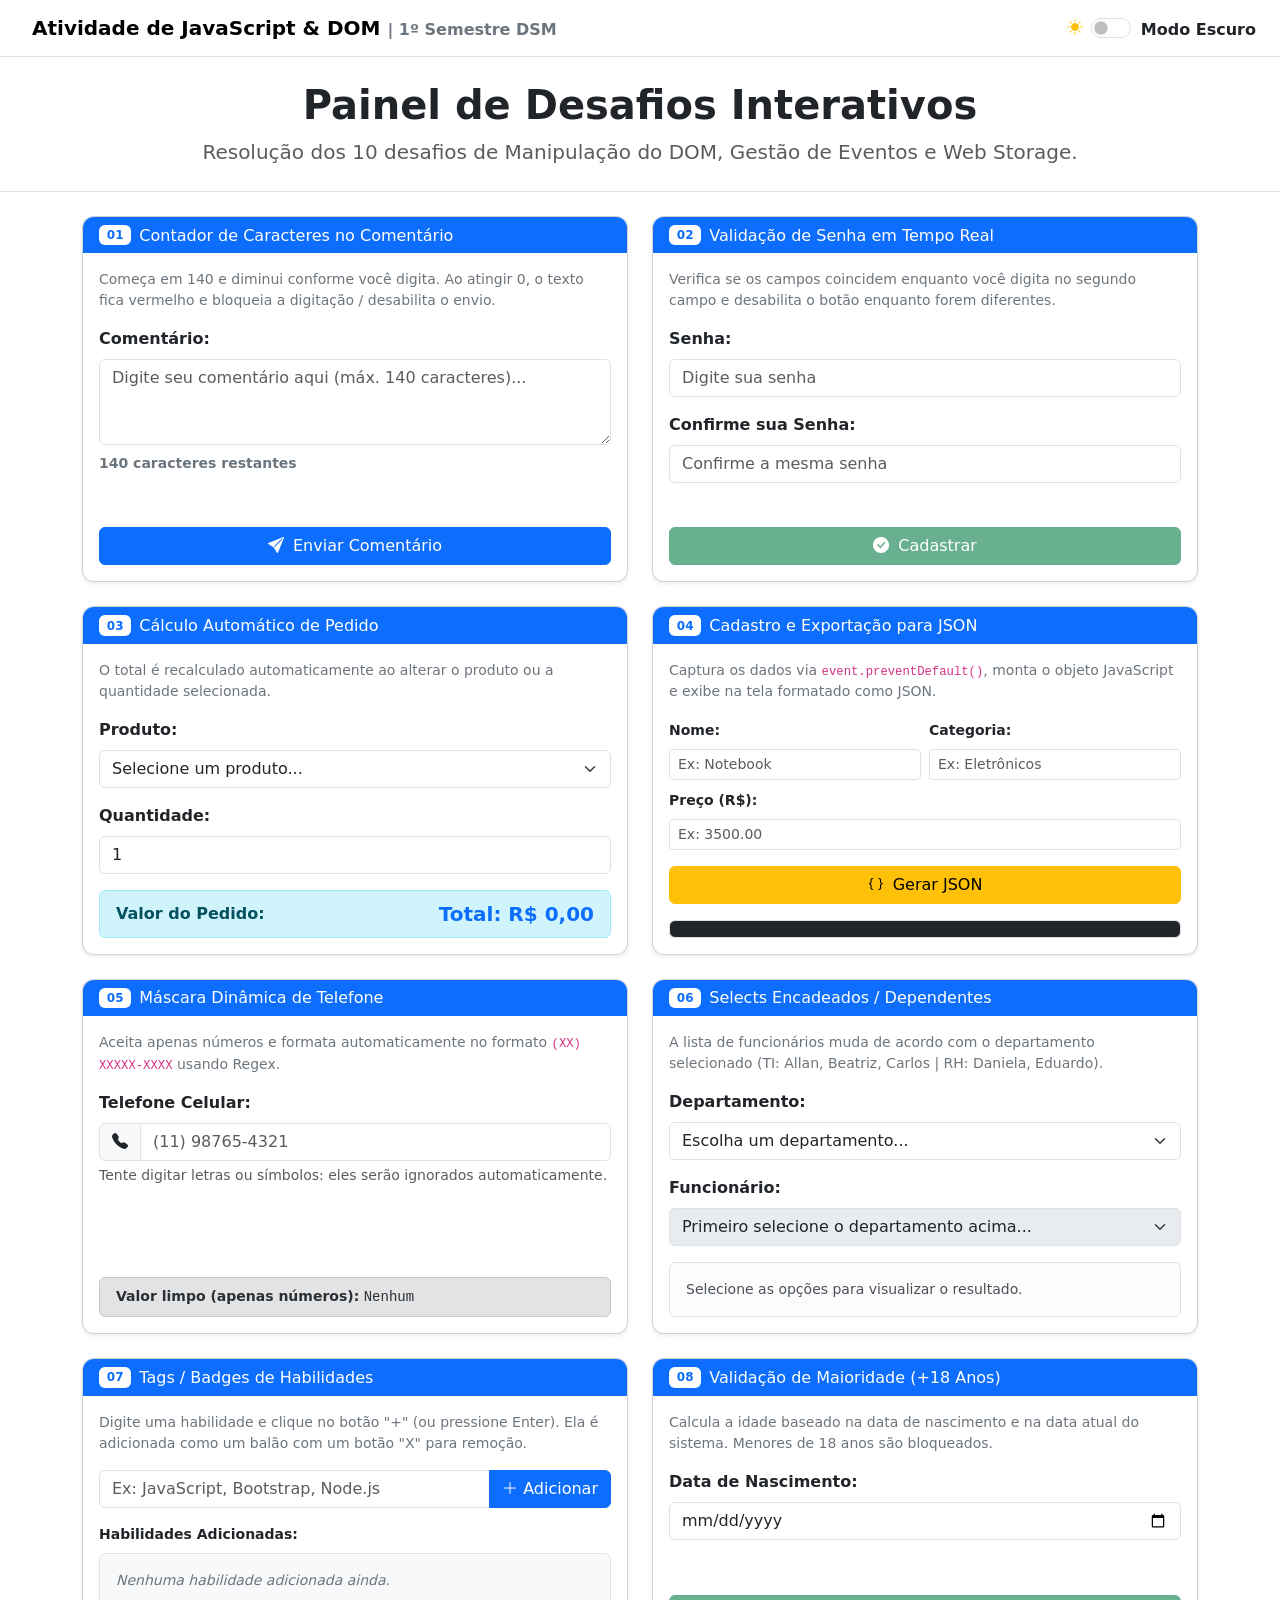
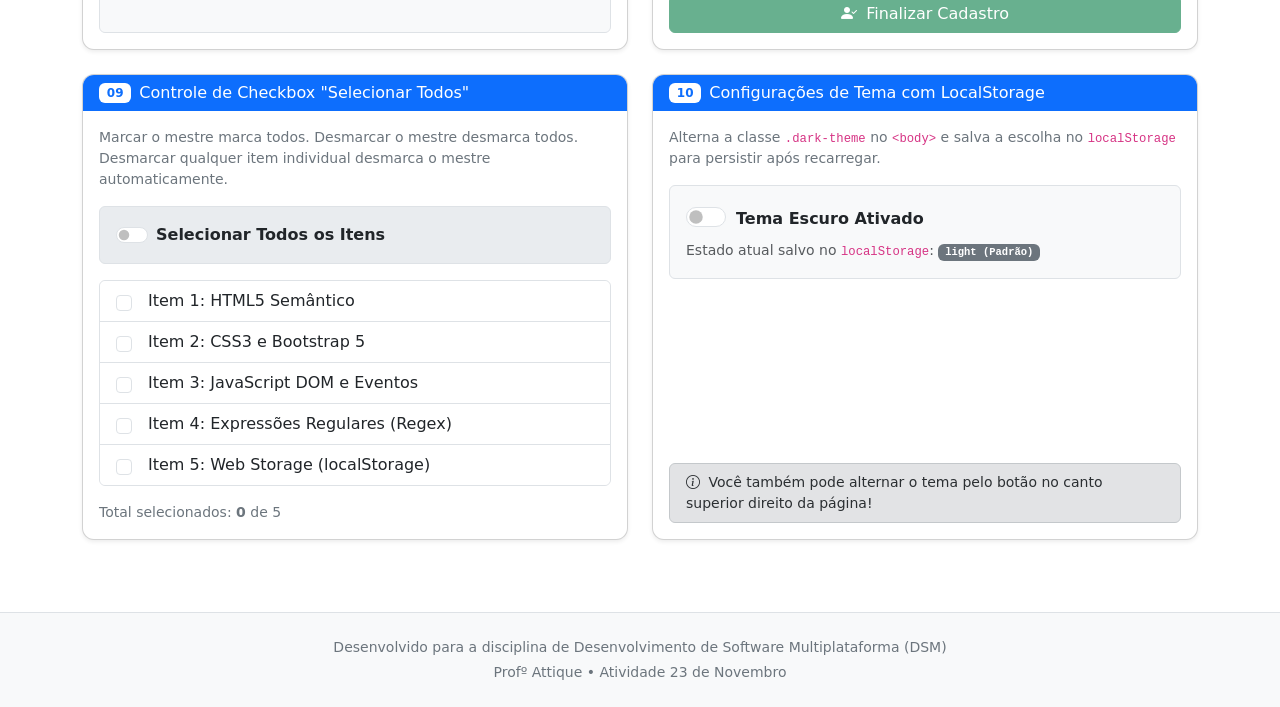
<file: atividade-23-novembro/index.html>
<!--
Descricao: Aula 15 - Javascript & DOM - Desafios Interativos
nome_arquivo: index.html
nome_exercicio: Aula 15 - Desafios de JavaScript & DOM
nome_aluno: Bianca Heloisa Menezio Arruda
email_aluno: bianca.arruda01@aluno.cps.sp.gov.br
turma: WEBI-ISW028-A
-->
<!DOCTYPE html>
<html lang="pt-BR">
<head>
  <meta charset="UTF-8">
  <meta name="viewport" content="width=device-width, initial-scale=1.0">
  <title>Desafios de JavaScript & DOM - Profº Attique</title>
  
  
  <link href="https://cdn.jsdelivr.net/npm/bootstrap@5.3.3/dist/css/bootstrap.min.css" rel="stylesheet">
  
  <link rel="stylesheet" href="https://cdn.jsdelivr.net/npm/bootstrap-icons@1.11.3/font/bootstrap-icons.min.css">
  
  <link rel="stylesheet" href="static/css/style.css">
</head>
<body>

  
  <nav class="navbar navbar-expand-lg border-bottom sticky-top header-nav">
    <div class="container-fluid px-4">
      <span class="navbar-brand fw-bold d-flex align-items-center gap-2">
        <i class="bi bi-fileTYPE-js text-warning fs-3"></i>
        <span>Atividade de JavaScript & DOM <small class="text-secondary fs-6">| 1º Semestre DSM</small></span>
      </span>

      
      <div class="d-flex align-items-center gap-2">
        <i class="bi bi-sun-fill text-warning" id="icone-tema"></i>
        <div class="form-check form-switch mb-0 fs-5">
          <input class="form-check-input" type="checkbox" id="toggle-tema" role="switch">
          <label class="form-check-label fs-6 fw-semibold" for="toggle-tema">Modo Escuro</label>
        </div>
      </div>
    </div>
  </nav>

  
  <header class="py-4 text-center border-bottom mb-4 header-banner">
    <div class="container">
      <h1 class="display-6 fw-bold">Painel de Desafios Interativos</h1>
      <p class="lead text-body-secondary mb-0">
        Resolução dos 10 desafios de Manipulação do DOM, Gestão de Eventos e Web Storage.
      </p>
    </div>
  </header>

  <main class="container pb-5">
    <div class="row g-4">

      
      
      
      <div class="col-12 col-lg-6">
        <div class="card h-100 shadow-sm challenge-card" id="card-desafio-1">
          <div class="card-header bg-primary text-white d-flex align-items-center gap-2">
            <span class="badge bg-white text-primary fw-bold">01</span>
            <h5 class="card-title mb-0 fs-6">Contador de Caracteres no Comentário</h5>
          </div>
          <div class="card-body d-flex flex-column">
            <p class="text-secondary small">
              Começa em 140 e diminui conforme você digita. Ao atingir 0, o texto fica vermelho e bloqueia a digitação / desabilita o envio.
            </p>
            <div class="mb-3">
              <label for="comentario" class="form-label fw-semibold">Comentário:</label>
              <textarea class="form-control" id="comentario" rows="3" placeholder="Digite seu comentário aqui (máx. 140 caracteres)..."></textarea>
              <div class="d-flex justify-content-between align-items-center mt-2">
                <span id="contador-chars" class="small fw-semibold text-secondary">140 caracteres restantes</span>
              </div>
            </div>
            <div class="mt-auto">
              <button class="btn btn-primary w-100" id="btn-enviar-comentario">
                <i class="bi bi-send-fill me-1"></i> Enviar Comentário
              </button>
            </div>
          </div>
        </div>
      </div>

      
      
      
      <div class="col-12 col-lg-6">
        <div class="card h-100 shadow-sm challenge-card" id="card-desafio-2">
          <div class="card-header bg-primary text-white d-flex align-items-center gap-2">
            <span class="badge bg-white text-primary fw-bold">02</span>
            <h5 class="card-title mb-0 fs-6">Validação de Senha em Tempo Real</h5>
          </div>
          <div class="card-body d-flex flex-column">
            <p class="text-secondary small">
              Verifica se os campos coincidem enquanto você digita no segundo campo e desabilita o botão enquanto forem diferentes.
            </p>
            <div class="mb-3">
              <label for="senha" class="form-label fw-semibold">Senha:</label>
              <input type="password" class="form-control" id="senha" placeholder="Digite sua senha">
            </div>
            <div class="mb-3">
              <label for="confirma-senha" class="form-label fw-semibold">Confirme sua Senha:</label>
              <input type="password" class="form-control" id="confirma-senha" placeholder="Confirme a mesma senha">
              <div id="msg-senha" class="form-text fw-bold mt-2" style="min-height: 20px;"></div>
            </div>
            <div class="mt-auto">
              <button class="btn btn-success w-100" id="btn-cadastrar-senha" disabled>
                <i class="bi bi-check-circle-fill me-1"></i> Cadastrar
              </button>
            </div>
          </div>
        </div>
      </div>

      
      
      
      <div class="col-12 col-lg-6">
        <div class="card h-100 shadow-sm challenge-card" id="card-desafio-3">
          <div class="card-header bg-primary text-white d-flex align-items-center gap-2">
            <span class="badge bg-white text-primary fw-bold">03</span>
            <h5 class="card-title mb-0 fs-6">Cálculo Automático de Pedido</h5>
          </div>
          <div class="card-body d-flex flex-column">
            <p class="text-secondary small">
              O total é recalculado automaticamente ao alterar o produto ou a quantidade selecionada.
            </p>
            <div class="mb-3">
              <label for="select-produto" class="form-label fw-semibold">Produto:</label>
              <select class="form-select" id="select-produto">
                <option value="0" selected disabled>Selecione um produto...</option>
                <option value="100">Teclado - R$ 100,00</option>
                <option value="50">Mouse - R$ 50,00</option>
                <option value="800">Monitor - R$ 800,00</option>
              </select>
            </div>
            <div class="mb-3">
              <label for="qtd-produto" class="form-label fw-semibold">Quantidade:</label>
              <input type="number" class="form-control" id="qtd-produto" min="1" value="1">
            </div>
            <div class="alert alert-info py-2 px-3 mt-auto mb-0 d-flex justify-content-between align-items-center">
              <span class="fw-semibold">Valor do Pedido:</span>
              <p class="fs-5 fw-bold text-primary mb-0" id="total-pedido">Total: R$ 0,00</p>
            </div>
          </div>
        </div>
      </div>

      
      
      
      <div class="col-12 col-lg-6">
        <div class="card h-100 shadow-sm challenge-card" id="card-desafio-4">
          <div class="card-header bg-primary text-white d-flex align-items-center gap-2">
            <span class="badge bg-white text-primary fw-bold">04</span>
            <h5 class="card-title mb-0 fs-6">Cadastro e Exportação para JSON</h5>
          </div>
          <div class="card-body d-flex flex-column">
            <p class="text-secondary small">
              Captura os dados via <code>event.preventDefault()</code>, monta o objeto JavaScript e exibe na tela formatado como JSON.
            </p>
            <form id="form-produto">
              <div class="row g-2 mb-2">
                <div class="col-md-6">
                  <label for="prod-nome" class="form-label small fw-semibold">Nome:</label>
                  <input type="text" class="form-control form-control-sm" id="prod-nome" placeholder="Ex: Notebook" required>
                </div>
                <div class="col-md-6">
                  <label for="prod-categoria" class="form-label small fw-semibold">Categoria:</label>
                  <input type="text" class="form-control form-control-sm" id="prod-categoria" placeholder="Ex: Eletrônicos" required>
                </div>
              </div>
              <div class="mb-3">
                <label for="prod-preco" class="form-label small fw-semibold">Preço (R$):</label>
                <input type="number" step="0.01" class="form-control form-control-sm" id="prod-preco" placeholder="Ex: 3500.00" required>
              </div>
              <button type="submit" class="btn btn-warning w-100 mb-2">
                <i class="bi bi-braces me-1"></i> Gerar JSON
              </button>
            </form>
            <div class="bg-dark text-light p-2 rounded small mt-auto font-monospace border" style="max-height: 120px; overflow-y: auto;" id="output-json">
              
            </div>
          </div>
        </div>
      </div>

      
      
      
      <div class="col-12 col-lg-6">
        <div class="card h-100 shadow-sm challenge-card" id="card-desafio-5">
          <div class="card-header bg-primary text-white d-flex align-items-center gap-2">
            <span class="badge bg-white text-primary fw-bold">05</span>
            <h5 class="card-title mb-0 fs-6">Máscara Dinâmica de Telefone</h5>
          </div>
          <div class="card-body d-flex flex-column">
            <p class="text-secondary small">
              Aceita apenas números e formata automaticamente no formato <code>(XX) XXXXX-XXXX</code> usando Regex.
            </p>
            <div class="mb-3">
              <label for="telefone" class="form-label fw-semibold">Telefone Celular:</label>
              <div class="input-group">
                <span class="input-group-text"><i class="bi bi-telephone-fill"></i></span>
                <input type="text" class="form-control" id="telefone" placeholder="(11) 98765-4321" maxlength="15">
              </div>
              <div class="form-text small">Tente digitar letras ou símbolos: eles serão ignorados automaticamente.</div>
            </div>
            <div class="alert alert-secondary py-2 small mt-auto mb-0">
              <strong>Valor limpo (apenas números):</strong> <span id="telefone-limpo" class="font-monospace">Nenhum</span>
            </div>
          </div>
        </div>
      </div>

      
      
      
      <div class="col-12 col-lg-6">
        <div class="card h-100 shadow-sm challenge-card" id="card-desafio-6">
          <div class="card-header bg-primary text-white d-flex align-items-center gap-2">
            <span class="badge bg-white text-primary fw-bold">06</span>
            <h5 class="card-title mb-0 fs-6">Selects Encadeados / Dependentes</h5>
          </div>
          <div class="card-body d-flex flex-column">
            <p class="text-secondary small">
              A lista de funcionários muda de acordo com o departamento selecionado (TI: Allan, Beatriz, Carlos | RH: Daniela, Eduardo).
            </p>
            <div class="mb-3">
              <label for="select-departamento" class="form-label fw-semibold">Departamento:</label>
              <select class="form-select" id="select-departamento">
                <option value="" selected disabled>Escolha um departamento...</option>
                <option value="TI">TI (Tecnologia da Informação)</option>
                <option value="RH">RH (Recursos Humanos)</option>
              </select>
            </div>
            <div class="mb-3">
              <label for="select-funcionario" class="form-label fw-semibold">Funcionário:</label>
              <select class="form-select" id="select-funcionario" disabled>
                <option value="">Primeiro selecione o departamento acima...</option>
              </select>
            </div>
            <div class="alert alert-light border small mt-auto mb-0" id="info-funcionario">
              Selecione as opções para visualizar o resultado.
            </div>
          </div>
        </div>
      </div>

      
      
      
      <div class="col-12 col-lg-6">
        <div class="card h-100 shadow-sm challenge-card" id="card-desafio-7">
          <div class="card-header bg-primary text-white d-flex align-items-center gap-2">
            <span class="badge bg-white text-primary fw-bold">07</span>
            <h5 class="card-title mb-0 fs-6">Tags / Badges de Habilidades</h5>
          </div>
          <div class="card-body d-flex flex-column">
            <p class="text-secondary small">
              Digite uma habilidade e clique no botão "+" (ou pressione Enter). Ela é adicionada como um balão com um botão "X" para remoção.
            </p>
            <div class="input-group mb-3">
              <input type="text" class="form-control" id="input-habilidade" placeholder="Ex: JavaScript, Bootstrap, Node.js">
              <button class="btn btn-primary" type="button" id="btn-add-habilidade">
                <i class="bi bi-plus-lg"></i> Adicionar
              </button>
            </div>
            <label class="form-label small fw-semibold">Habilidades Adicionadas:</label>
            <div id="container-tags" class="d-flex flex-wrap gap-2 p-3 border rounded bg-body-tertiary" style="min-height: 80px;">
              <span class="text-secondary small fst-italic" id="placeholder-tags">Nenhuma habilidade adicionada ainda.</span>
            </div>
          </div>
        </div>
      </div>

      
      
      
      <div class="col-12 col-lg-6">
        <div class="card h-100 shadow-sm challenge-card" id="card-desafio-8">
          <div class="card-header bg-primary text-white d-flex align-items-center gap-2">
            <span class="badge bg-white text-primary fw-bold">08</span>
            <h5 class="card-title mb-0 fs-6">Validação de Maioridade (+18 Anos)</h5>
          </div>
          <div class="card-body d-flex flex-column">
            <p class="text-secondary small">
              Calcula a idade baseado na data de nascimento e na data atual do sistema. Menores de 18 anos são bloqueados.
            </p>
            <div class="mb-3">
              <label for="data-nascimento" class="form-label fw-semibold">Data de Nascimento:</label>
              <input type="date" class="form-control" id="data-nascimento">
              <div id="aviso-idade" class="mt-2 fw-semibold small" style="min-height: 20px;"></div>
            </div>
            <div class="mt-auto">
              <button class="btn btn-success w-100" id="btn-finalizar-cadastro" disabled>
                <i class="bi bi-person-check-fill me-1"></i> Finalizar Cadastro
              </button>
            </div>
          </div>
        </div>
      </div>

      
      
      
      <div class="col-12 col-lg-6">
        <div class="card h-100 shadow-sm challenge-card" id="card-desafio-9">
          <div class="card-header bg-primary text-white d-flex align-items-center gap-2">
            <span class="badge bg-white text-primary fw-bold">09</span>
            <h5 class="card-title mb-0 fs-6">Controle de Checkbox "Selecionar Todos"</h5>
          </div>
          <div class="card-body d-flex flex-column">
            <p class="text-secondary small">
              Marcar o mestre marca todos. Desmarcar o mestre desmarca todos. Desmarcar qualquer item individual desmarca o mestre automaticamente.
            </p>
            
            <div class="form-check form-switch p-3 border rounded bg-body-secondary mb-3">
              <input class="form-check-input ms-0 me-2" type="checkbox" id="chk-selecionar-todos">
              <label class="form-check-label fw-bold" for="chk-selecionar-todos">Selecionar Todos os Itens</label>
            </div>

            <ul class="list-group list-group-flush border rounded mb-3">
              <li class="list-group-item d-flex align-items-center">
                <input class="form-check-input me-3 chk-item" type="checkbox" id="item1">
                <label class="form-check-label" for="item1">Item 1: HTML5 Semântico</label>
              </li>
              <li class="list-group-item d-flex align-items-center">
                <input class="form-check-input me-3 chk-item" type="checkbox" id="item2">
                <label class="form-check-label" for="item2">Item 2: CSS3 e Bootstrap 5</label>
              </li>
              <li class="list-group-item d-flex align-items-center">
                <input class="form-check-input me-3 chk-item" type="checkbox" id="item3">
                <label class="form-check-label" for="item3">Item 3: JavaScript DOM e Eventos</label>
              </li>
              <li class="list-group-item d-flex align-items-center">
                <input class="form-check-input me-3 chk-item" type="checkbox" id="item4">
                <label class="form-check-label" for="item4">Item 4: Expressões Regulares (Regex)</label>
              </li>
              <li class="list-group-item d-flex align-items-center">
                <input class="form-check-input me-3 chk-item" type="checkbox" id="item5">
                <label class="form-check-label" for="item5">Item 5: Web Storage (localStorage)</label>
              </li>
            </ul>
            <div class="small text-secondary mt-auto">
              Total selecionados: <span id="contador-selecionados" class="fw-bold">0</span> de 5
            </div>
          </div>
        </div>
      </div>

      
      
      
      <div class="col-12 col-lg-6">
        <div class="card h-100 shadow-sm challenge-card" id="card-desafio-10">
          <div class="card-header bg-primary text-white d-flex align-items-center gap-2">
            <span class="badge bg-white text-primary fw-bold">10</span>
            <h5 class="card-title mb-0 fs-6">Configurações de Tema com LocalStorage</h5>
          </div>
          <div class="card-body d-flex flex-column">
            <p class="text-secondary small">
              Alterna a classe <code>.dark-theme</code> no <code>&lt;body&gt;</code> e salva a escolha no <code>localStorage</code> para persistir após recarregar.
            </p>
            
            <div class="p-3 border rounded mb-3 bg-body-tertiary">
              <div class="form-check form-switch fs-5 mb-2">
                <input class="form-check-input" type="checkbox" id="toggle-tema-card" role="switch">
                <label class="form-check-label fs-6 fw-semibold" for="toggle-tema-card">Tema Escuro Ativado</label>
              </div>
              <div class="small text-body-secondary">
                Estado atual salvo no <code>localStorage</code>: <span id="status-storage" class="badge bg-secondary font-monospace">light</span>
              </div>
            </div>

            <div class="alert alert-secondary py-2 small mt-auto mb-0">
              <i class="bi bi-info-circle me-1"></i> Você também pode alternar o tema pelo botão no canto superior direito da página!
            </div>
          </div>
        </div>
      </div>

    </div>
  </main>

  <footer class="text-center py-4 border-top mt-4 bg-body-tertiary">
    <div class="container text-secondary small">
      <p class="mb-1">Desenvolvido para a disciplina de Desenvolvimento de Software Multiplataforma (DSM)</p>
      <p class="mb-0">Profº Attique &bull; Atividade 23 de Novembro</p>
    </div>
  </footer>

  
  <script src="https://cdn.jsdelivr.net/npm/bootstrap@5.3.3/dist/js/bootstrap.bundle.min.js"></script>
  
  <script src="static/js/script.js"></script>
</body>
</html>
</file>
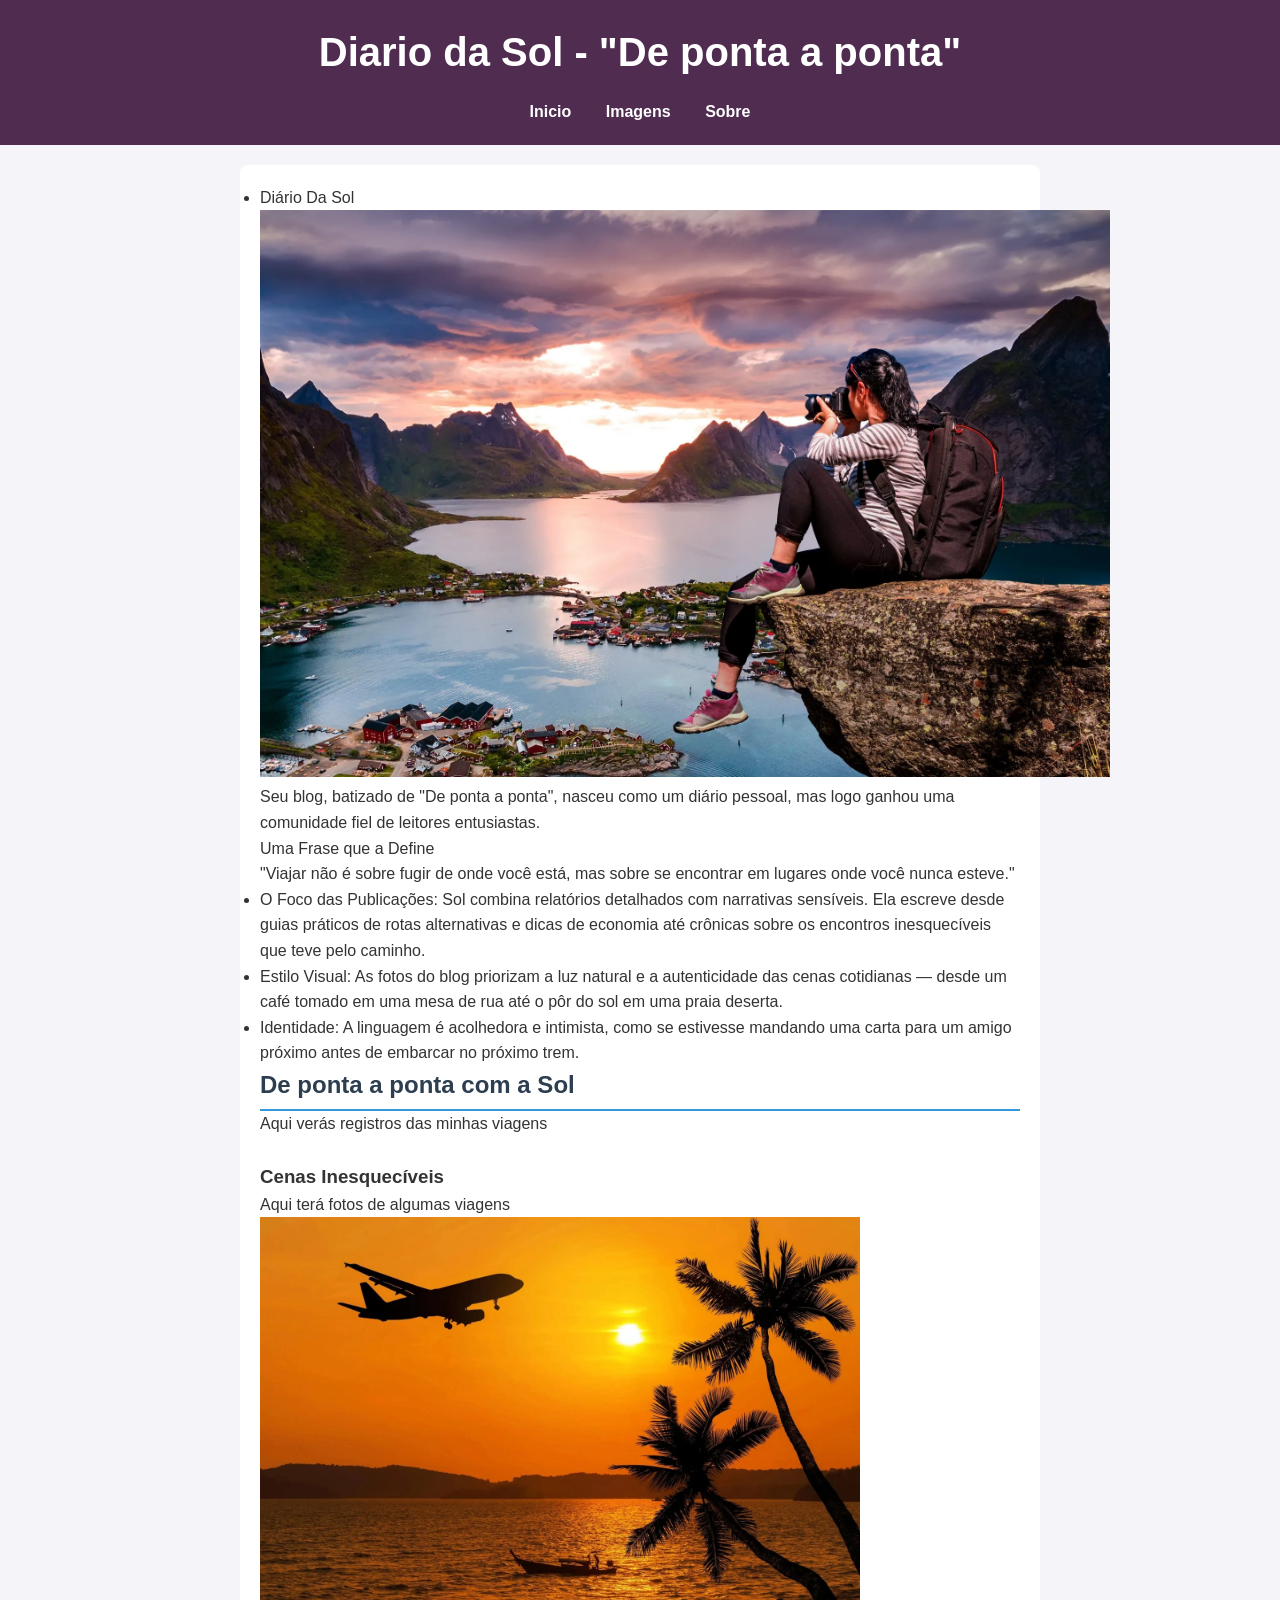
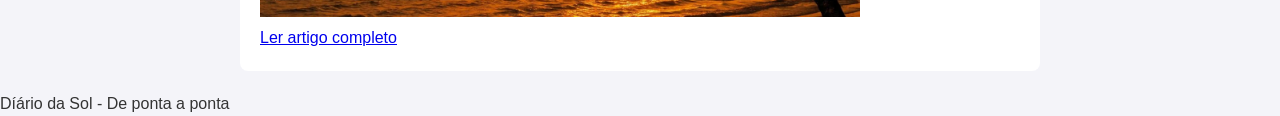
<file: Blog da Sol/index.html>
<!--
Descricao: Exercícios da Aula 02 - Introdução básica ao HTML e CSS
nome_arquivo: index.html
nome_exercicio: Atividade 02 - Introdução básica ao HTML e CSS
nome_aluno: Bianca Heloisa Menezio Arruda
email_aluno: bianca.arruda01@aluno.cps.sp.gov.br
turma: WEBI-ISW028-A
-->
<!DOCTYPE html>
<html lang="en">
<head>
    <meta charset="UTF-8">
    <meta name="viewport" content="width=device-width, initial-scale=1.0">
    <title>Blog da Sol</title>
    <link rel="stylesheet" href="static/css/style.css">
</head> 

<body>
    <header>
        <h1> Diario da Sol - "De ponta a ponta"</h1>
        <nav>
            <ul>
                <li><a href="index.html">Inicio</a></li>
                <li><a href="imagens.html">Imagens</a></li>
                <li><a href="sobre.html">Sobre</a></li>
            </ul>
        </nav>
    </header>
    <main>
        <ul>
            <li><p>Diário Da Sol</p>
            <img src="static/imagens/solimagem2.webp" width="850">
        
        <p>Seu blog, batizado de "De ponta a ponta", nasceu como um diário pessoal, mas logo ganhou uma comunidade fiel de leitores entusiastas. 
        <p>Uma Frase que a Define</p>
        <p>"Viajar não é sobre fugir de onde você está, mas sobre se encontrar em lugares onde você nunca esteve."</p></li>
        <li>O Foco das Publicações: Sol combina relatórios detalhados com narrativas sensíveis. Ela escreve desde guias práticos de rotas alternativas e dicas de economia até crônicas sobre os encontros inesquecíveis que teve pelo caminho.</li>
        <li>Estilo Visual: As fotos do blog priorizam a luz natural e a autenticidade das cenas cotidianas — desde um café tomado em uma mesa de rua até o pôr do sol em uma praia deserta.</li>
        <li>Identidade: A linguagem é acolhedora e intimista, como se estivesse mandando uma carta para um amigo próximo antes de embarcar no próximo trem.</li>
        </ul>
        <section>
            <h2> De ponta a ponta com a Sol</h2>
            <p> Aqui verás registros das minhas viagens</p>
            <p></p>

        </section>
        <h3> Cenas Inesquecíveis</h3>
        <p> Aqui terá fotos de algumas viagens</p>
        <img src="static/imagens/solimagem3.webp" width="600" alt="Vista">
        <p><a href="#">Ler artigo completo</a></p>
        </section>
    </main>
    <footer>
        <p>Díário da Sol - De ponta a ponta</p>
    </footer>

</body>
</html>
</file>
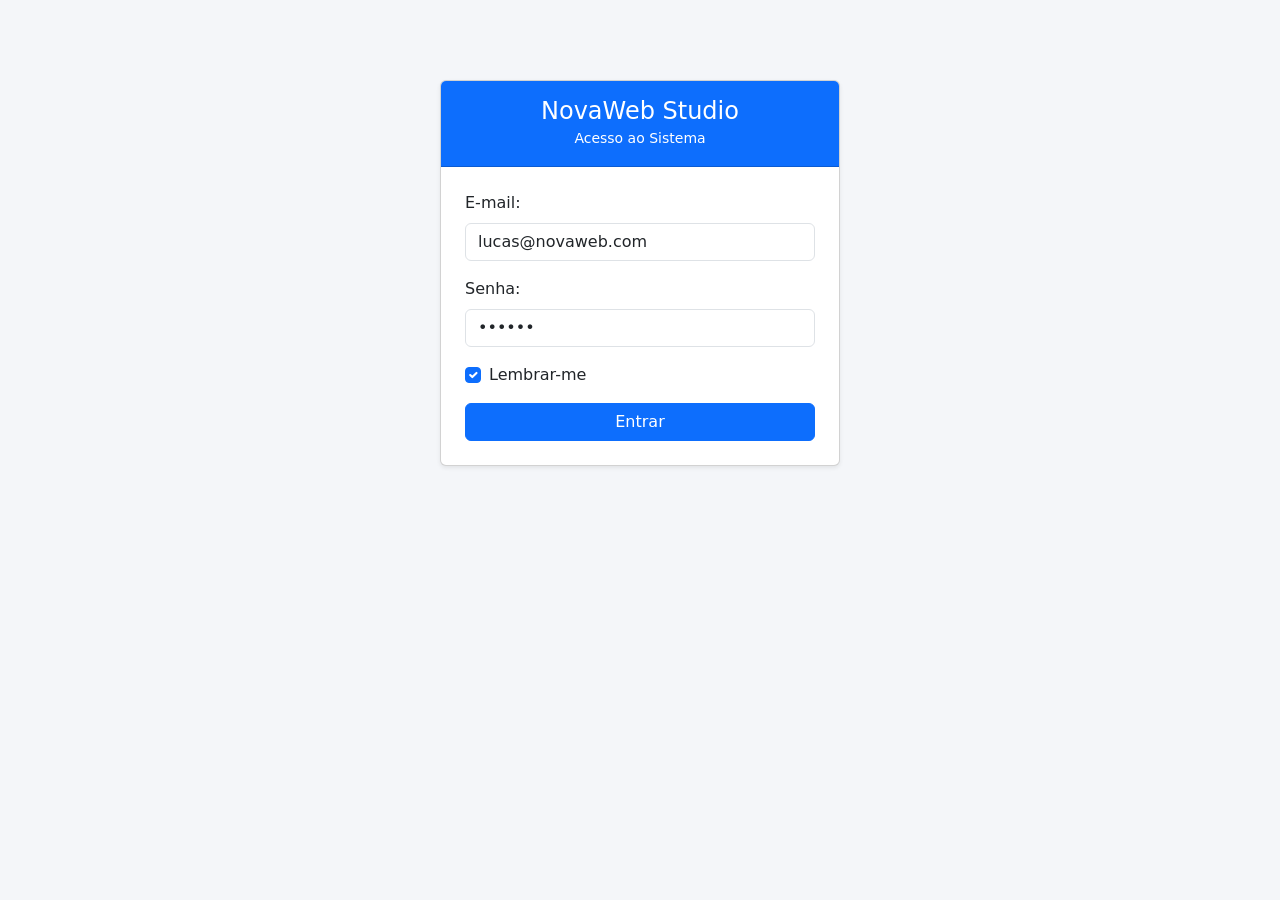
<file: situacao-de-aprendizagem-02/index.html>
<!--
Descricao: Situação de Aprendizagem 02
nome_arquivo: index.html
nome_exercicio: Situação de Aprendizagem 02 - Login
nome_aluno: Bianca Heloisa Menezio Arruda
email_aluno: bianca.arruda01@aluno.cps.sp.gov.br
turma: WEBI-ISW028-A
-->
<!DOCTYPE html>
<html lang="pt-BR">
<head>
  <meta charset="UTF-8">
  <meta name="viewport" content="width=device-width, initial-scale=1.0">
  <title>Login - NovaWeb Studio</title>
  <link href="https://cdn.jsdelivr.net/npm/bootstrap@5.3.3/dist/css/bootstrap.min.css" rel="stylesheet">
  <link rel="stylesheet" href="static/css/style.css">
</head>
<body>

  <div class="container">
    <div class="login-box">
      <div class="card shadow-sm">
        <div class="card-header bg-primary text-white text-center py-3">
          <h4 class="mb-0">NovaWeb Studio</h4>
          <small>Acesso ao Sistema</small>
        </div>
        <div class="card-body p-4">
          <div id="avisoLogin" class="alert alert-danger py-2 d-none"></div>

          <form id="formLogin">
            <div class="mb-3">
              <label for="email" class="form-label">E-mail:</label>
              <input type="email" class="form-control" id="email" placeholder="nome@exemplo.com" value="lucas@novaweb.com" required>
            </div>

            <div class="mb-3">
              <label for="senha" class="form-label">Senha:</label>
              <input type="password" class="form-control" id="senha" placeholder="Digite sua senha" value="123456" required>
            </div>

            <div class="form-check mb-3">
              <input class="form-check-input" type="checkbox" id="lembrar" checked>
              <label class="form-check-label" for="lembrar">Lembrar-me</label>
            </div>

            <button type="submit" class="btn btn-primary w-100">Entrar</button>
          </form>
        </div>
      </div>
    </div>
  </div>

  <script src="https://cdn.jsdelivr.net/npm/bootstrap@5.3.3/dist/js/bootstrap.bundle.min.js"></script>
  <script src="static/javascript/script.js"></script>
</body>
</html>
</file>
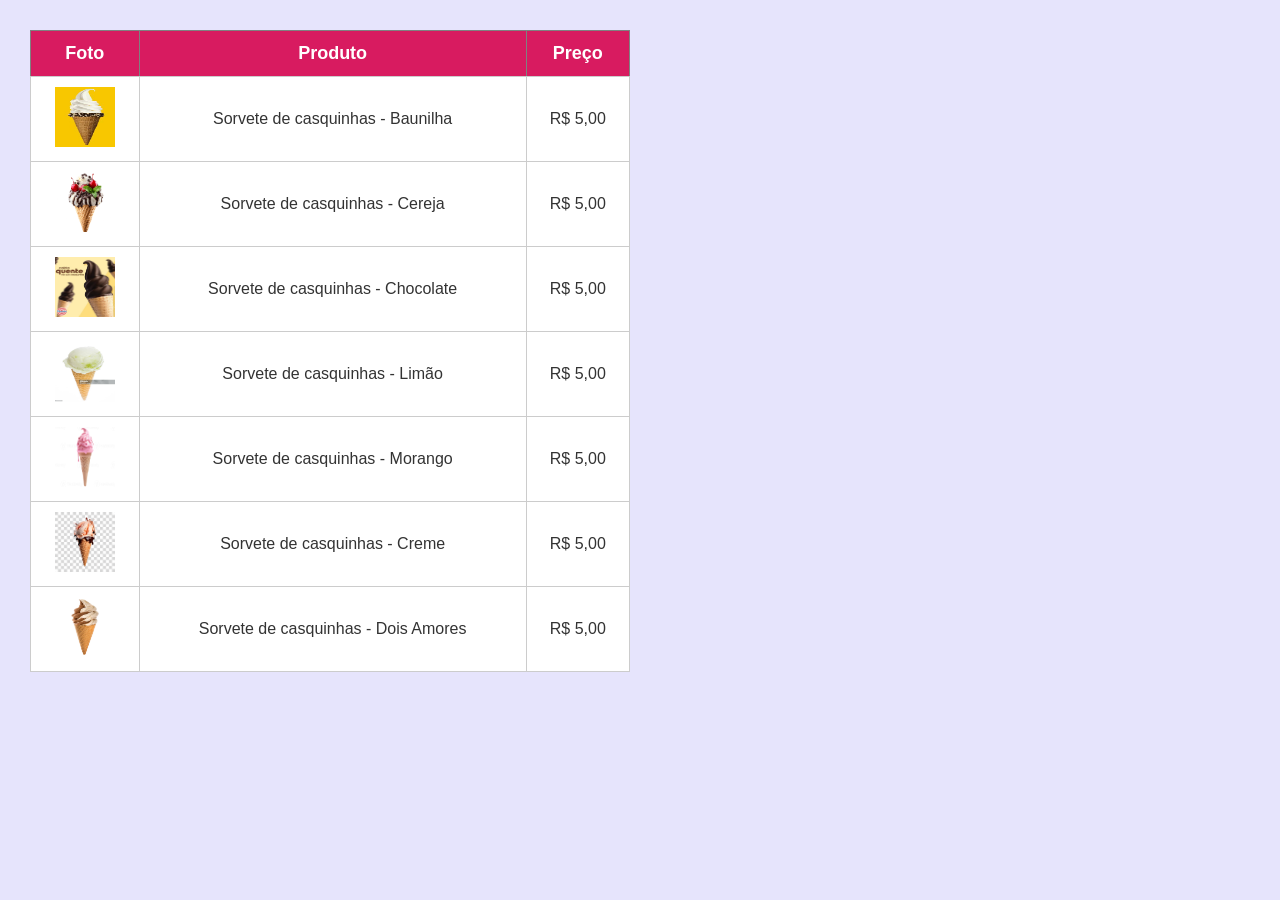
<file: Tabela de Casquinhas/index.html>
<!--
Descricao: Tabelas e Dados Tabulados. Estruturação
nome_arquivo: index.html
nome_exercicio: Atividade 11 - Tabelas e Dados Tabulados. Estruturação
nome_aluno: Bianca Heloisa Menezio Arruda
email_aluno: bianca.arruda01@aluno.cps.sp.gov.br
turma: WEBI-ISW028-A
-->
<!DOCTYPE html>
<html lang="en">
<head>
    <meta charset="UTF-8">
    <meta name="viewport" content="width=device-width, initial-scale=1.0">
    <title>TabeladeCasquinhas</title>
    <link rel="stylesheet" href="static/css/style.css">
</head>
<body>

    <table border="1">
        <tr>
            <th>Foto</th>
            <th>Produto</th>
            <th>Preço</th>
        </tr>   
        <tr>
            <td><img src="static/imagens/baunilha.jpg"></td>
            <td>Sorvete de casquinhas - Baunilha</td>
            <td>R$ 5,00</td>
        </tr>
        <tr>
            <td><img src="static/imagens/cereja.png"></td>
            <td>Sorvete de casquinhas - Cereja</td>
            <td>R$ 5,00</td>
        </tr>
        <tr>
            <td><img src="static/imagens/chocolate.jpg"></td>
            <td>Sorvete de casquinhas - Chocolate</td>
            <td>R$ 5,00</td>
        </tr>
        <tr>
            <td><img src="static/imagens/limão.jpg"></td>
            <td>Sorvete de casquinhas - Limão</td>
            <td>R$ 5,00</td>
        </tr>
        <tr>
            <td><img src="static/imagens/morango.jpg"></td>
            <td>Sorvete de casquinhas - Morango</td>
            <td>R$ 5,00</td>
        </tr>
        <tr>
            <td><img src="static/imagens/creme.jpg"></td>
            <td>Sorvete de casquinhas - Creme</td>
            <td>R$ 5,00</td>
        </tr>
        <tr>
            <td><img src="static/imagens/dois amores.jpg"></td>
            <td>Sorvete de casquinhas - Dois Amores</td>
            <td>R$ 5,00</td>
        </tr>
    </table>

</body>
</html>
</file>
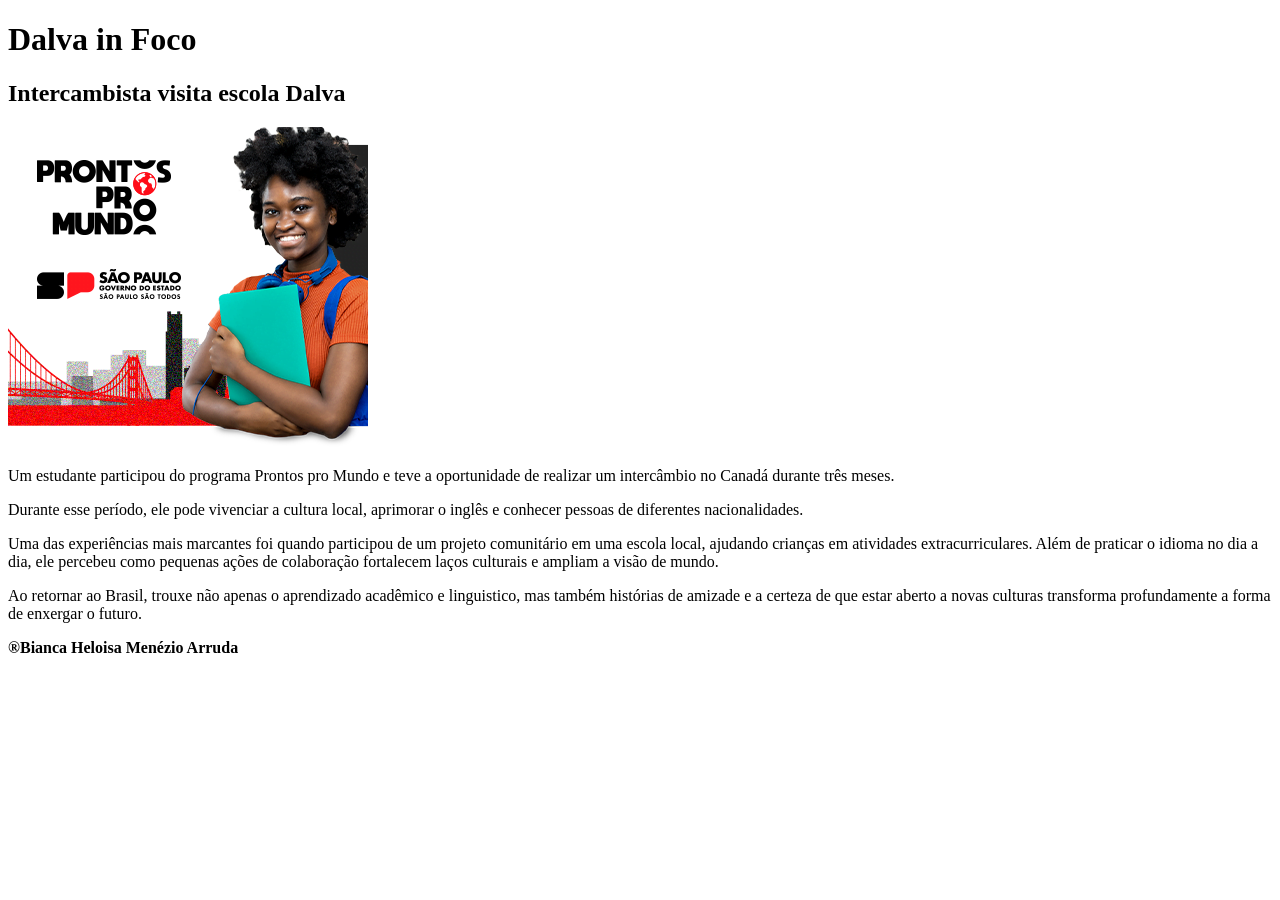
<file: aula3.gestão/Aula3.html>
<!DOCTYPE html>
<html lang="ptbr">
<head>
    <meta charset="UTF-8">
    <meta name="viewport" content="width=device-width, initial-scale=1.0">
    <title>Dalva in Foco</title>
</head>
<body>
    <header>
        <h1> Dalva in Foco</h1>
    </header>
     <main>
        <h2> Intercambista visita escola Dalva </h2>
        <img src="mundo.png">
        <article>
            <p>  Um estudante participou do programa Prontos pro Mundo e teve a oportunidade de realizar um intercâmbio no Canadá durante três meses.</p>
            <p>   Durante esse período, ele pode vivenciar a cultura local, aprimorar o inglês e conhecer pessoas de diferentes nacionalidades.</p>
            <p> Uma das experiências mais marcantes foi quando participou de um projeto comunitário em uma escola local, ajudando crianças em atividades extracurriculares. Além de praticar o idioma no dia a dia, ele percebeu como pequenas ações de colaboração fortalecem laços culturais e ampliam a visão de mundo.</p>
            <p> Ao retornar ao Brasil, trouxe não apenas o aprendizado acadêmico e linguistico, mas também histórias de amizade e a certeza de que estar aberto a novas culturas transforma profundamente a forma de enxergar o futuro.</p>
        </article>
    </main>
    
    <footer> <strong>®Bianca Heloisa Menézio Arruda</strong></footer>
</body>
</html>
</file>
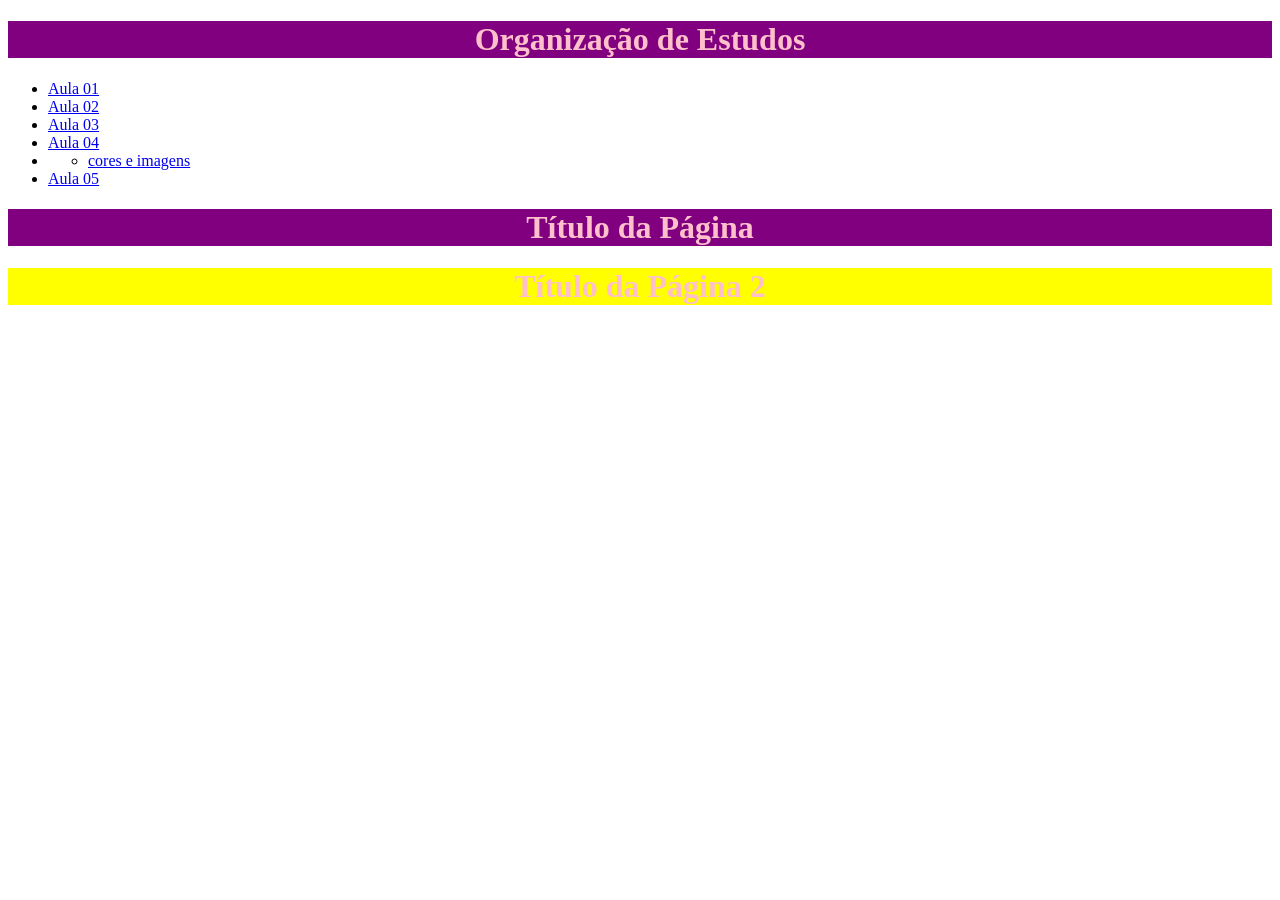
<file: aula5.html/aula05.html>
<!DOCTYPE html>
<html lang="en">
<head>
    <meta charset="UTF-8">
    <meta name="viewport" content="width=device-width, initial-scale=1.0">
    <link rel="stylesheet" href="static/css/estilo.css">

    <title>Document</title>
</head>
<body>
    <h1>Organização de Estudos</h1>
 <nav>
    <ul>
        <li><a href= "Aula 01.html"> Aula 01 </a></li>
        <li><a href= "Aula 02.html">Aula 02</a></li>
        <li><a href= "Aula 03. html">Aula 03</a></li>
        <li><a href=" Aula 04. html">Aula 04 </a><li> 
            <ul>
                <li><a href="aula04.html">cores e imagens</a></li>
            </ul>
        <li><a href= "aula05.html">Aula 05 </a></li>  
    </ul>
 </nav> 
 <h1 style="color: pink; background-color: purple; text-align: center">Título da Página</h1>  
 <h1 style="color: pink; background-color: yellow; text-align: center">Título da Página 2</h1>  
</body>
</html>
</file>
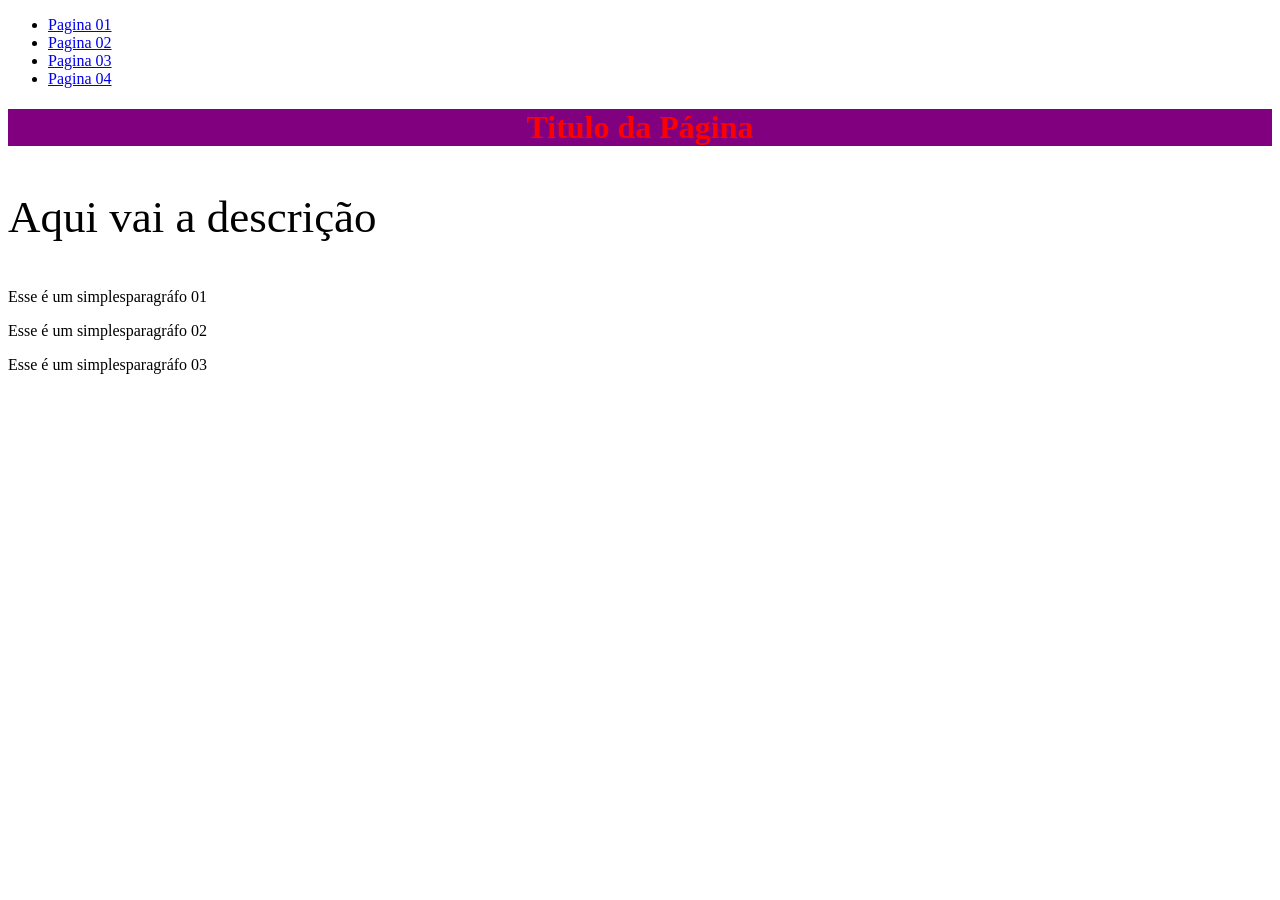
<file: aula5.html/aula051.html>
<!DOCTYPE html>
<html lang="en">
<head>
    <meta charset="UTF-8">
    <meta name="viewport" content="width=<h1>>, initial-scale=1.0">
    
    <link rel="stylesheet" href="static/css/estilo.css">
    <title>Document</title>
</head>
<body>
    <nav>
        <ul>
            <li><a href="#">Pagina 01</a></li>
            <li><a href="#">Pagina 02</a></li>
            <li><a href="#">Pagina 03</a></li>
            <li><a href="#">Pagina 04</a></li>
        </ul>
    </nav>
    <h1 class="titulo"> Titulo da Página</h1>
    <p id="descricao">Aqui vai a descrição</p>
    <p class="paragrafo-simples">Esse é um simplesparagráfo 01</p>
    <p class="paragrafo-simples">Esse é um simplesparagráfo 02</p>
    <p class="paragrafo-simples">Esse é um simplesparagráfo 03</p>
</body>
</html>
</file>
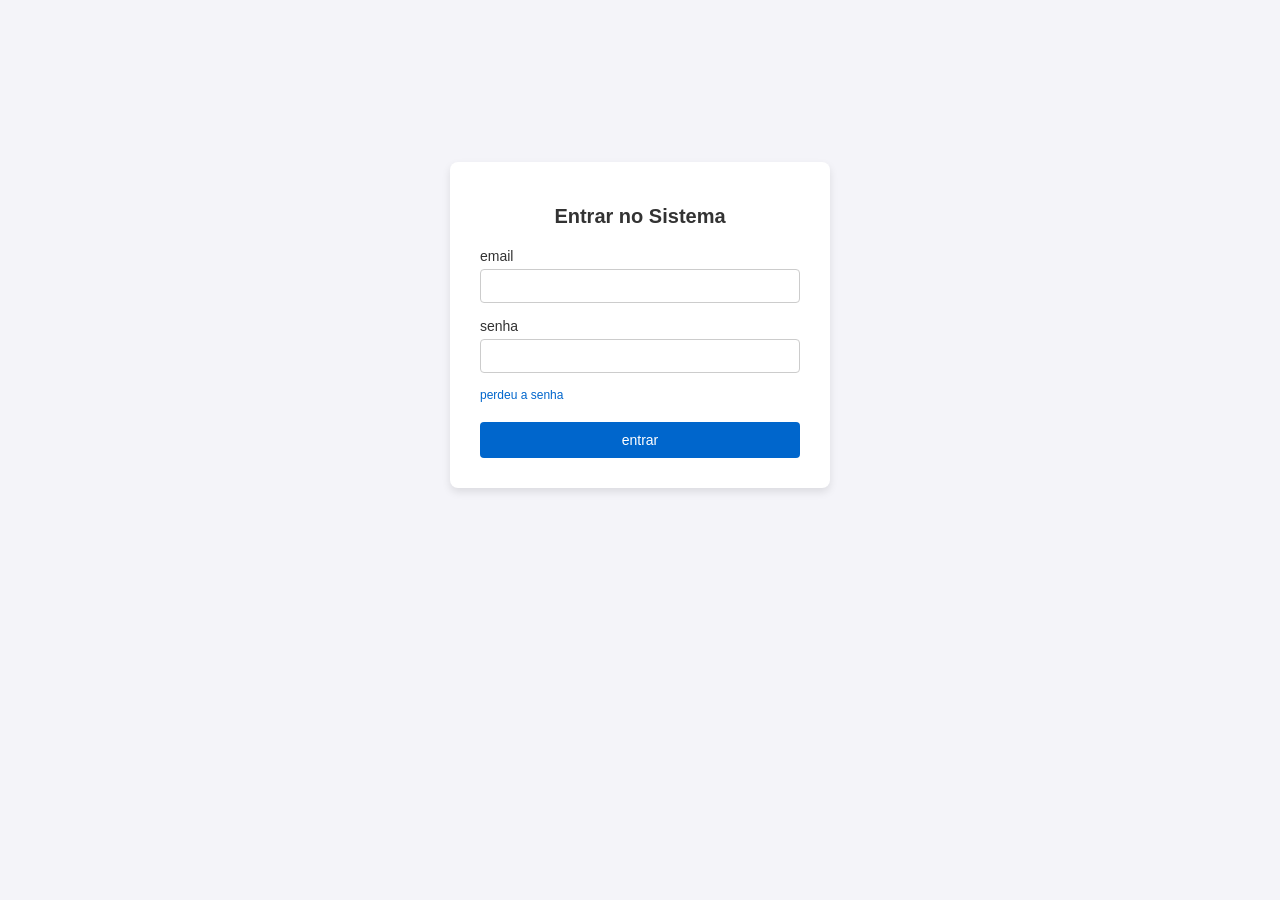
<file: aulaHTML12/login.html>
<!--
Descricao: Exercícios da Aula 12 - Introdução aos formulários Web
nome_arquivo: login.html
nome_exercicio: Atividade 12 - Formulários
nome_aluno: Bianca Heloisa Menézio Arruda
email_aluno: bianca.arruda01@aluno.cps.sp.gov.br
turma: Código da Turma: WEBI-ISW028-A
-->
<!DOCTYPE html>
<html lang="pt-BR">
<head>
    <meta charset="UTF-8">
    <meta name="viewport" content="width=device-width, initial-scale=1.0">
    <title>Aula 12 - Formulario</title>
    <link rel="stylesheet" href="static/css/login.css">
</head>
<body>
    <main>
        <h1> Entrar no Sistema</h1>
        <form method="get">
            <label> email </label>
            <input type="email"/>
            <label> senha</label>
            <input type="password"/>
            <a href="#"> perdeu a senha</a>
            <button type="submit"> entrar</button>

        </form>
    </main>
</body>
</html>
</file>
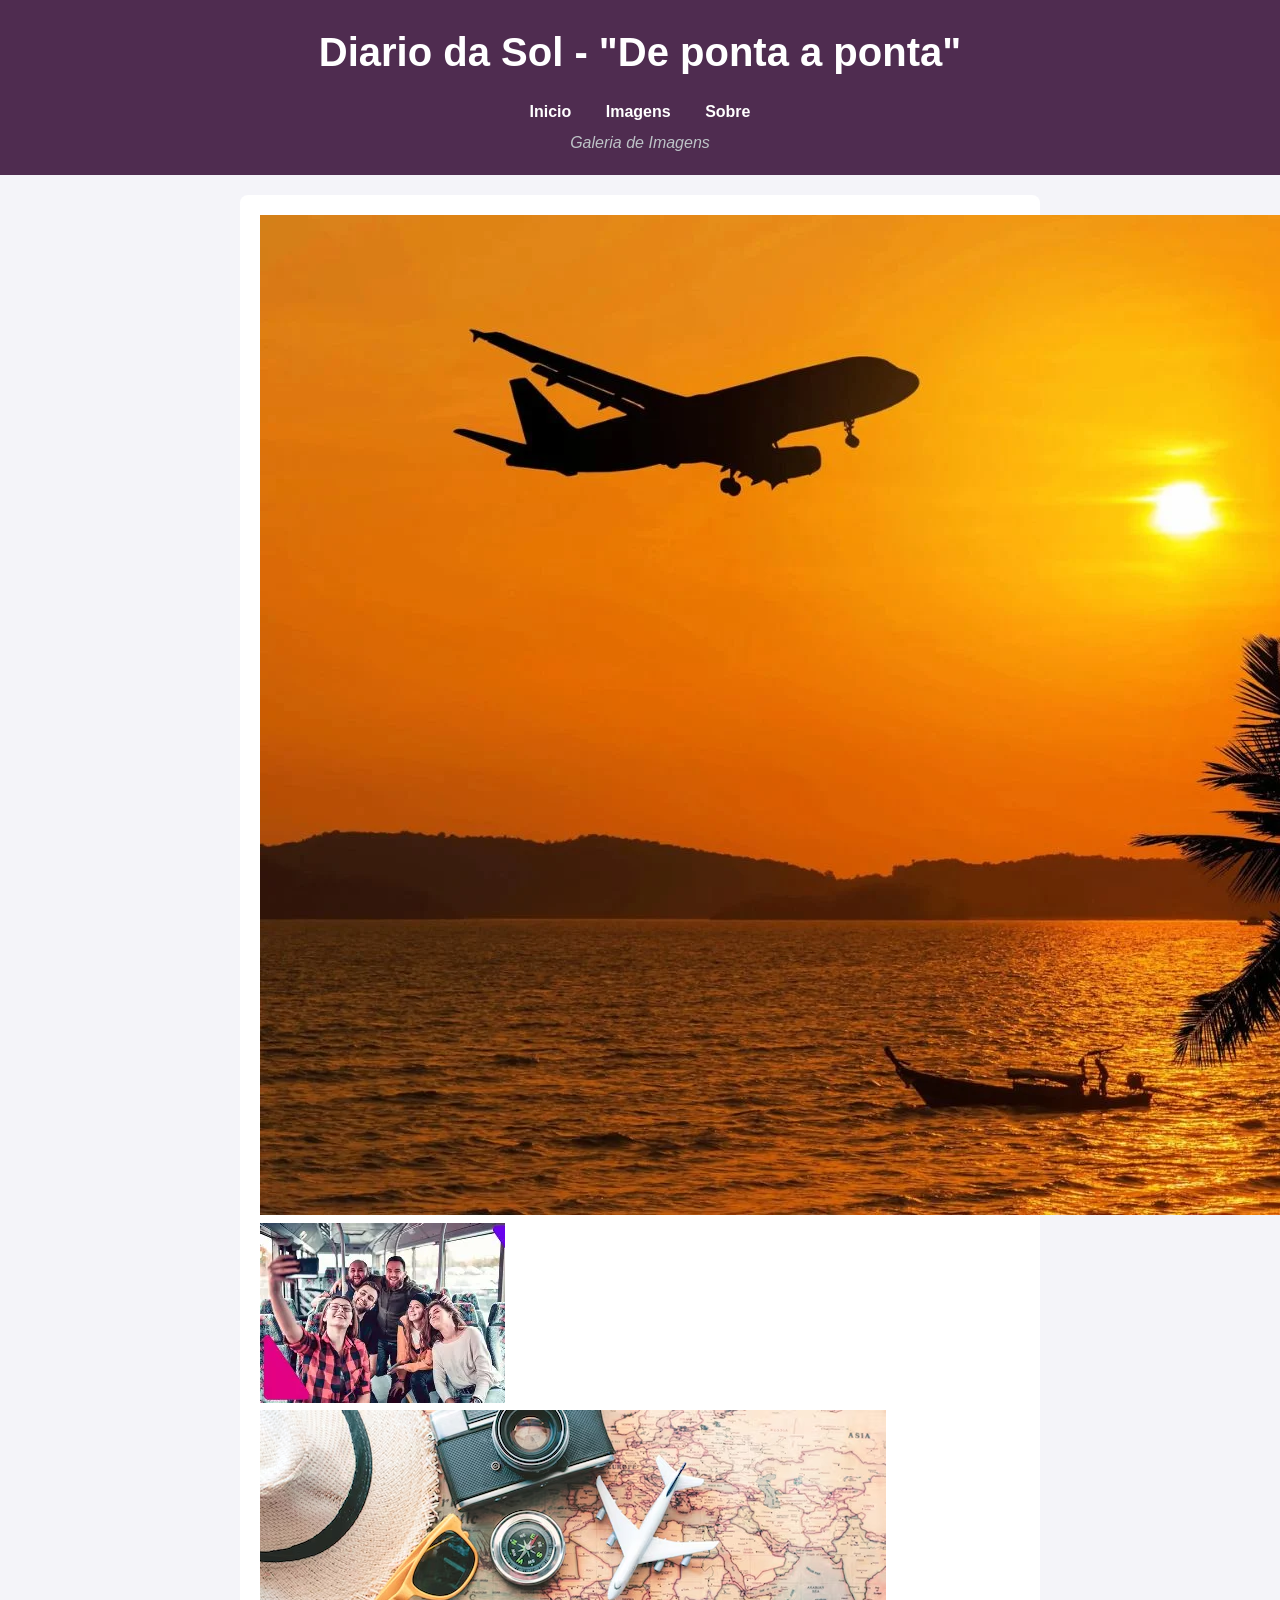
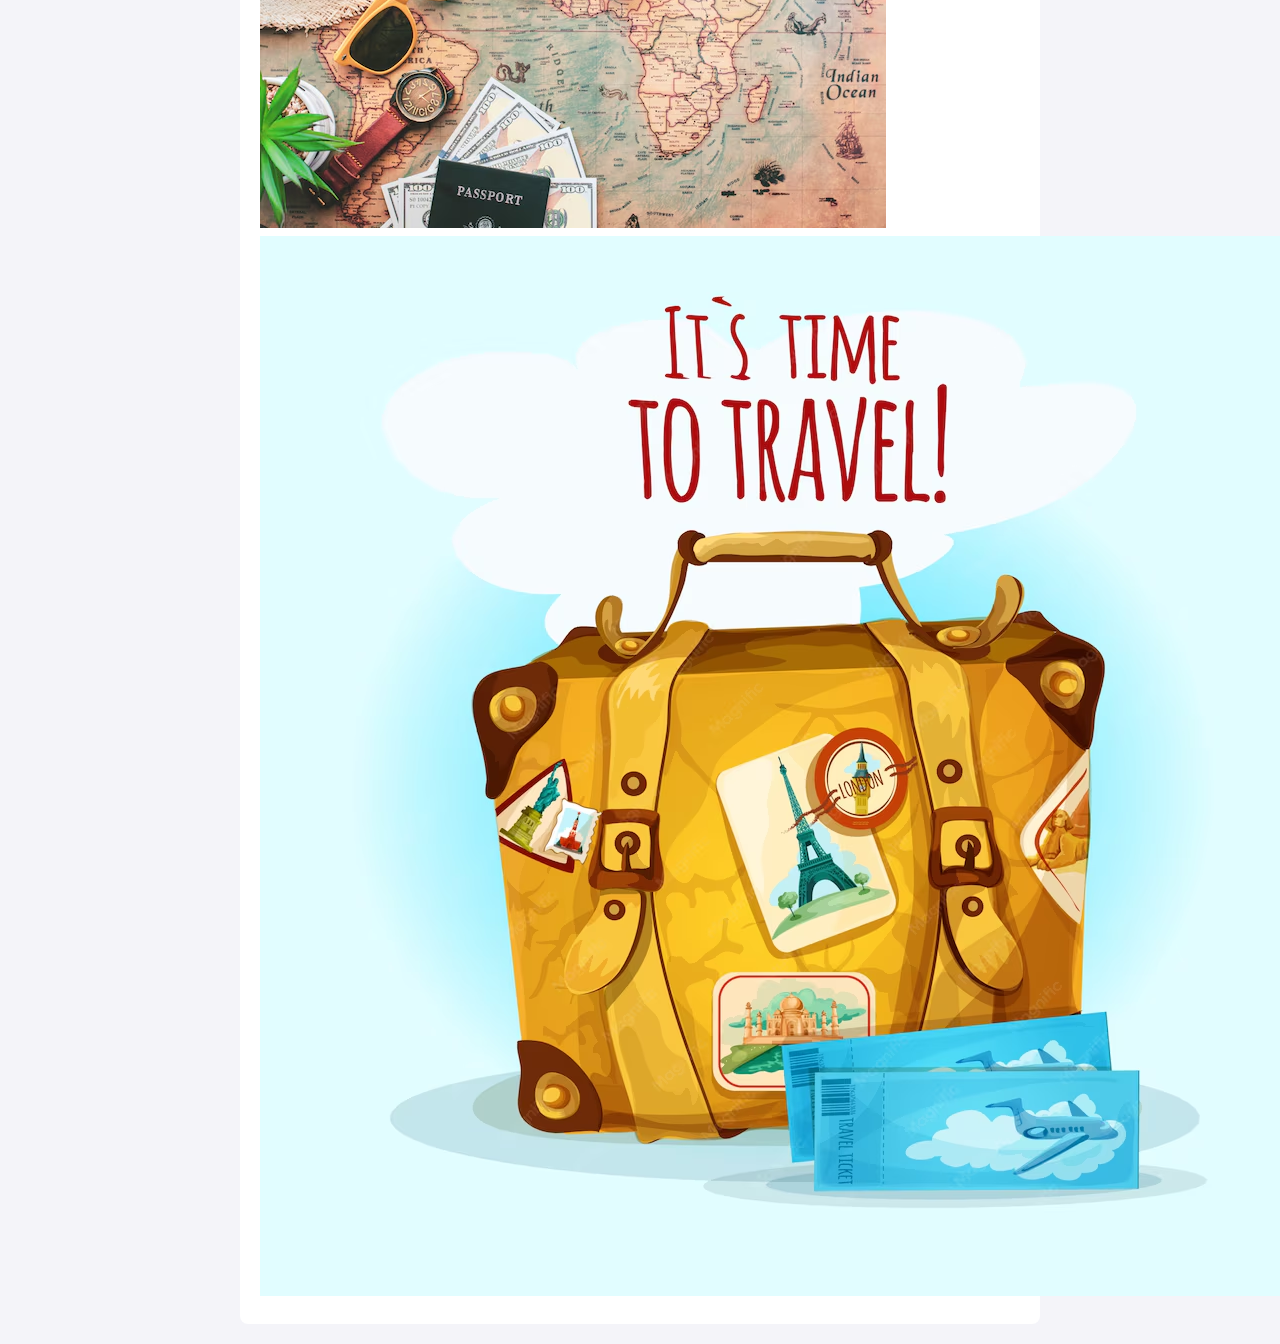
<file: Blog da Sol/imagens.html>
<!--
Descricao: Exercícios da Aula 02 - Introdução básica ao HTML e CSS
nome_arquivo: imagens.html
nome_exercicio: Atividade 02 - Introdução básica ao HTML e CSS
nome_aluno: Bianca Heloisa Menezio Arruda
email_aluno: bianca.arruda01@aluno.cps.sp.gov.br
turma: WEBI-ISW028-A
-->
<!DOCTYPE html>
<html lang="en">
<head>
    <meta charset="UTF-8">
    <meta name="viewport" content="width=device-width, initial-scale=1.0">
    <title>Blog da Sol</title>
    <link rel="stylesheet" href="static/css/style.css">
</head>
<body>
    <header>
        <h1> Diario da Sol - "De ponta a ponta"</h1>
        <nav>
            <ul>
                <li><a href="index.html">Inicio</a></li>
                <li><a href="imagens.html">Imagens</a></li>
                <li><a href="sobre.html">Sobre</a></li>
            </ul>
        </nav>
        <p>Galeria de Imagens</p>
    </header>
    <main>
        <p><img src="static/imagens/solimagem3.webp"></p>
        <p><img src="static/imagens/solimagem4.webp"></p>
        <p><img src="static/imagens/blogimagem1.avif"></p>
        <p><img src="static/imagens/imagem6.avif"></p>
    </main>
    
</body>
</html>
</file>
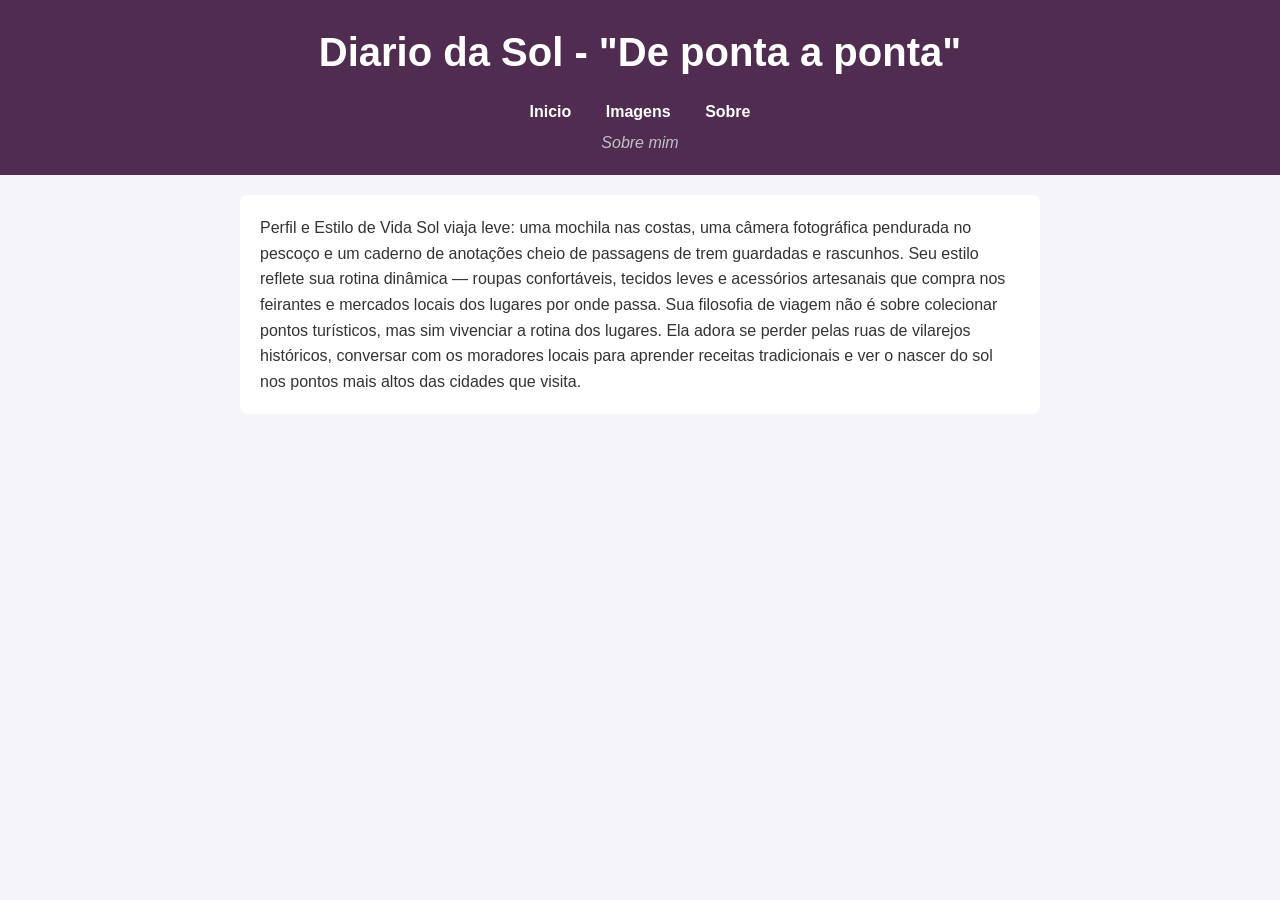
<file: Blog da Sol/sobre.html>
<!--
Descricao: Exercícios da Aula 02 - Introdução básica ao HTML e CSS
nome_arquivo: sobre.html
nome_exercicio: Atividade 02 - Introdução básica ao HTML e CSS
nome_aluno: Bianca Heloisa Menezio Arruda
email_aluno: bianca.arruda01@aluno.cps.sp.gov.br
turma: WEBI-ISW028-A
-->
<!DOCTYPE html>
<html lang="en">
<head>
    <meta charset="UTF-8">
    <meta name="viewport" content="width=device-width, initial-scale=1.0">
    <title>Blog da Sol</title>
    <link rel="stylesheet" href="static/css/style.css">
</head>
<body>
    <header>
        <h1> Diario da Sol - "De ponta a ponta"</h1>
        <nav>
            <ul>
                <li><a href="index.html">Inicio</a></li>
                <li><a href="imagens.html">Imagens</a></li>
                <li><a href="sobre.html">Sobre</a></li>
            </ul>
        </nav>
        <p>Sobre mim</p>
    </header>
    <main>
        
        <p>Perfil e Estilo de Vida
Sol viaja leve: uma mochila nas costas, uma câmera fotográfica pendurada no pescoço e um caderno de anotações cheio de passagens de trem guardadas e rascunhos. Seu estilo reflete sua rotina dinâmica — roupas confortáveis, tecidos leves e acessórios artesanais que compra nos feirantes e mercados locais dos lugares por onde passa.
Sua filosofia de viagem não é sobre colecionar pontos turísticos, mas sim vivenciar a rotina dos lugares. Ela adora se perder pelas ruas de vilarejos históricos, conversar com os moradores locais para aprender receitas tradicionais e ver o nascer do sol nos pontos mais altos das cidades que visita.
 </p>
    </main>
</body>
</html>
</file>
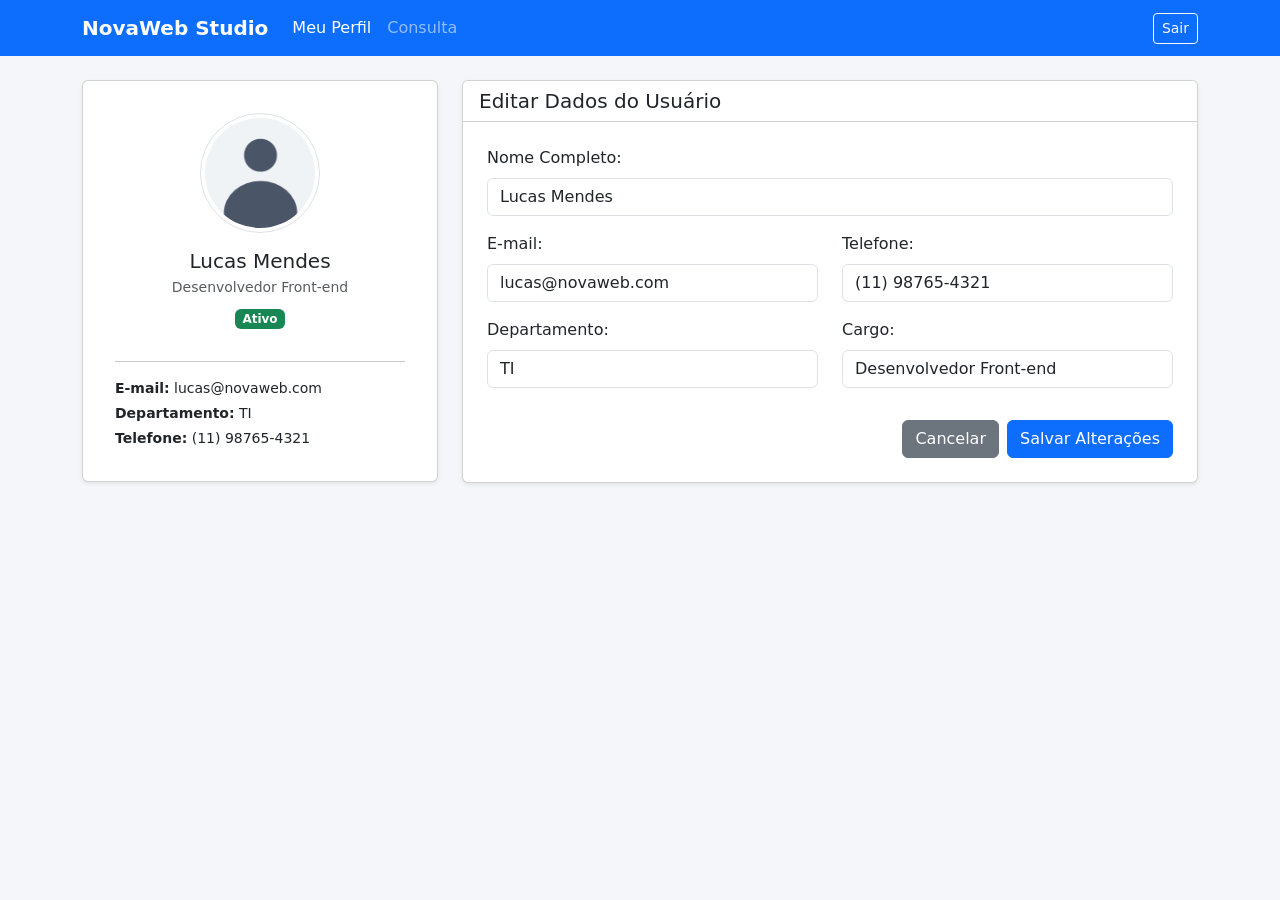
<file: situacao-de-aprendizagem-02/perfil.html>
<!--
Descricao: Situação de Aprendizagem 02
nome_arquivo: perfil.html
nome_exercicio: Situação de Aprendizagem 02 - Perfil do Usuário
nome_aluno: Bianca Heloisa Menezio Arruda
email_aluno: bianca.arruda01@aluno.cps.sp.gov.br
turma: WEBI-ISW028-A
-->
<!DOCTYPE html>
<html lang="pt-BR">
<head>
  <meta charset="UTF-8">
  <meta name="viewport" content="width=device-width, initial-scale=1.0">
  <title>Perfil do Usuário - NovaWeb Studio</title>
  <link href="https://cdn.jsdelivr.net/npm/bootstrap@5.3.3/dist/css/bootstrap.min.css" rel="stylesheet">
  <link rel="stylesheet" href="static/css/style.css">
</head>
<body>

  <nav class="navbar navbar-expand-lg navbar-dark bg-primary mb-4">
    <div class="container">
      <a class="navbar-brand fw-bold" href="perfil.html">NovaWeb Studio</a>
      <button class="navbar-toggler" type="button" data-bs-toggle="collapse" data-bs-target="#menu">
        <span class="navbar-toggler-icon"></span>
      </button>
      <div class="collapse navbar-collapse" id="menu">
        <ul class="navbar-nav me-auto">
          <li class="nav-item">
            <a class="nav-link active" href="perfil.html">Meu Perfil</a>
          </li>
          <li class="nav-item">
            <a class="nav-link" href="consulta.html">Consulta</a>
          </li>
        </ul>
        <a href="index.html" class="btn btn-outline-light btn-sm">Sair</a>
      </div>
    </div>
  </nav>

  <div class="container mb-5">
    <div class="row">
      <div class="col-md-4 mb-4">
        <div class="card shadow-sm text-center p-3">
          <div class="card-body">
            <img src="static/images/avatar.png" alt="Foto do Usuário" class="foto-perfil rounded-circle img-thumbnail mb-3">
            <h5 class="card-title mb-1">Lucas Mendes</h5>
            <p class="text-muted small mb-2">Desenvolvedor Front-end</p>
            <span class="badge bg-success mb-3">Ativo</span>
            <hr>
            <p class="small text-start mb-1"><strong>E-mail:</strong> lucas@novaweb.com</p>
            <p class="small text-start mb-1"><strong>Departamento:</strong> TI</p>
            <p class="small text-start mb-0"><strong>Telefone:</strong> (11) 98765-4321</p>
          </div>
        </div>
      </div>

      <div class="col-md-8">
        <div class="card shadow-sm">
          <div class="card-header bg-white">
            <h5 class="mb-0">Editar Dados do Usuário</h5>
          </div>
          <div class="card-body p-4">
            <form id="formPerfil">
              <div class="mb-3">
                <label for="nome" class="form-label">Nome Completo:</label>
                <input type="text" class="form-control" id="nome" value="Lucas Mendes" required>
              </div>

              <div class="row">
                <div class="col-md-6 mb-3">
                  <label for="emailPerfil" class="form-label">E-mail:</label>
                  <input type="email" class="form-control" id="emailPerfil" value="lucas@novaweb.com" required>
                </div>
                <div class="col-md-6 mb-3">
                  <label for="telefone" class="form-label">Telefone:</label>
                  <input type="text" class="form-control" id="telefone" value="(11) 98765-4321">
                </div>
              </div>

              <div class="row">
                <div class="col-md-6 mb-3">
                  <label for="departamento" class="form-label">Departamento:</label>
                  <input type="text" class="form-control" id="departamento" value="TI">
                </div>
                <div class="col-md-6 mb-3">
                  <label for="cargo" class="form-label">Cargo:</label>
                  <input type="text" class="form-control" id="cargo" value="Desenvolvedor Front-end">
                </div>
              </div>

              <div class="d-flex justify-content-end gap-2 mt-3">
                <button type="reset" class="btn btn-secondary">Cancelar</button>
                <button type="submit" class="btn btn-primary">Salvar Alterações</button>
              </div>
            </form>
          </div>
        </div>
      </div>
    </div>
  </div>

  <script src="https://cdn.jsdelivr.net/npm/bootstrap@5.3.3/dist/js/bootstrap.bundle.min.js"></script>
  <script src="static/javascript/script.js"></script>
</body>
</html>
</file>
<file: atividade-23-novembro/static/css/style.css>
﻿/*--
Descricao: Aula 15 - Javascript & DOM - Desafios Interativos
nome_arquivo: index.html
nome_exercicio: Aula 15 - Desafios de JavaScript & DOM
nome_aluno: Bianca Heloisa Menezio Arruda
email_aluno: bianca.arruda01@aluno.cps.sp.gov.br
turma: WEBI-ISW028-A
-->*/
:root {
  --primary-color: #0d6efd;
  --transition-speed: 0.3s;
}

body {
  transition: background-color var(--transition-speed) ease, color var(--transition-speed) ease;
  min-height: 100vh;
  display: flex;
  flex-direction: column;
}

main {
  flex: 1;
}

.challenge-card {
  transition: transform 0.2s ease, box-shadow 0.2s ease;
  border-radius: 12px;
  overflow: hidden;
}

.challenge-card:hover {
  transform: translateY(-3px);
  box-shadow: 0 8px 24px rgba(0, 0, 0, 0.12) !important;
}

.challenge-card .card-header {
  font-weight: 600;
  border-bottom: none;
}

.tag-item {
  animation: fadeInTag 0.25s ease-out;
  transition: all 0.2s ease;
}

@keyframes fadeInTag {
  from {
    opacity: 0;
    transform: scale(0.85);
  }
  to {
    opacity: 1;
    transform: scale(1);
  }
}

body.dark-theme {
  background-color: #121214 !important;
  color: #e1e1e6 !important;
}

body.dark-theme .header-nav,
body.dark-theme .header-banner,
body.dark-theme footer {
  background-color: #1a1a1e !important;
  color: #e1e1e6 !important;
  border-color: #29292e !important;
}

body.dark-theme .challenge-card {
  background-color: #202024 !important;
  border-color: #323238 !important;
  color: #e1e1e6 !important;
}

body.dark-theme .challenge-card .card-body {
  background-color: #202024 !important;
}

body.dark-theme .list-group-item {
  background-color: #202024 !important;
  border-color: #323238 !important;
  color: #e1e1e6 !important;
}

body.dark-theme .form-control,
body.dark-theme .form-select {
  background-color: #121214 !important;
  border-color: #323238 !important;
  color: #ffffff !important;
}

body.dark-theme .form-control:focus,
body.dark-theme .form-select:focus {
  border-color: #0d6efd !important;
  box-shadow: 0 0 0 0.25rem rgba(13, 110, 253, 0.25) !important;
}

body.dark-theme .bg-body-tertiary,
body.dark-theme .bg-body-secondary {
  background-color: #18181b !important;
  color: #e1e1e6 !important;
  border-color: #323238 !important;
}

body.dark-theme #output-json {
  background-color: #09090a !important;
  border-color: #27272a !important;
}
</file>
<file: Blog da Sol/static/css/style.css>
/*--
Descricao: Exercícios da Aula 02 - Introdução básica ao HTML e CSS
nome_arquivo: index.html
nome_exercicio: Atividade 02 - Introdução básica ao HTML e CSS
nome_aluno: Bianca Heloisa Menezio Arruda
email_aluno: bianca.arruda01@aluno.cps.sp.gov.br
turma: WEBI-ISW028-A
--*/
* {
    box-sizing: border-box;
    margin: 0px;
    padding: 0px;
}

body {
    font-family: Arial, sans-serif; 
    line-height: 1.6;              
    margin: 0;                     
    padding: 0;                    
    background-color: #f4f4f9;    
    color: #333333;                
}

img {
    width: 850;
    align-items: center;
    border: #f39c12;
}

header {
    background-color: #4f2c50;     
    color: #ffffff;                
    text-align: center;            
    padding: 20px 10px;            
}

header h1 {
    margin: 0;
    font-size: 2.5em;
}

header p {
    margin-top: 5px;
    font-style: italic;
    color: #bdc3c7;                
}


nav ul {
    list-style: none;              
    padding: 0;
    margin-top: 15px;
}

nav li {
    display: inline;               
    margin: 0 15px;                
}

nav a {
    color: #ffffff;                
    text-decoration: none;         
    font-weight: bold;
}

nav a:hover {
    color: #f39c12;                
}


main {
    max-width: 800px;              
    margin: 20px auto;            
    padding: 20px;
    background-color: #ffffff;     
    border-radius: 8px;            
}

section {
    margin-bottom: 25px;
}

h2 {
    color: #2c3e50;
    border-bottom: 2px solid #3498db;
    padding-bottom: 5px;
}


article {
    background-color: #eef2f5;
    padding: 15px;
    margin-top: 15px;
    border-left: 4px solid #3498db; 

article h3 {
    margin-top: 0;
    color: #2c3e50;
}


main a {
    color: #2980b9;
    font-weight: bold;
}


footer {
    text-align: center;
    padding: 15px;
    background-color: #2c3e50;
    color: #ffffff;
    font-size: 0.9em;
    margin-top: 30px;
}
</file>
<file: situacao-de-aprendizagem-02/static/css/style.css>
/*<!--
//Descricao: Situação de Aprendizagem 02
//nome_arquivo: static/css/style.css
//nome_exercicio: Situação de Aprendizagem 02 - Estilos
//nome_aluno: Bianca Heloisa Menezio Arruda
//email_aluno: bianca.arruda01@aluno.cps.sp.gov.br
//turma: WEBI-ISW028-A
*/
body {
  background-color: #f4f6f9;
  color: #333333;
}

.login-box {
  max-width: 400px;
  margin: 80px auto;
}

.foto-perfil {
  width: 120px;
  height: 120px;
  object-fit: cover;
}
</file>
<file: Tabela de Casquinhas/static/css/style.css>
/*--
Descricao: Tabelas e Dados Tabulados. Estruturação
nome_arquivo: style.css
nome_exercicio: Atividade 11 - Tabelas e Dados Tabulados. Estruturação
nome_aluno: Bianca Heloisa Menezio Arruda
email_aluno: bianca.arruda01@aluno.cps.sp.gov.br
turma: WEBI-ISW028-A
--*/

body {
    font-family: Arial;
    background-color: #e6e4fc;
    color: #333333;
    padding: 30px;
    margin: 0px;
}

table {
    width: 600px;
    border-collapse: collapse;
    background-color: #ffffff;
}

th {
    background-color: #d81b60;
    color: #ffffff;
    padding: 12px;
    font-size: 18px;
    text-align: center;
}

td {
    padding: 10px;
    text-align: center;
    border: 1px solid #cccccc;
}

img {
    width: 60px;
    height: 60px;
}
</file>
<file: aula5.html/static/css/estilo.css>
h1 { 
    color: pink;
    background-color: purple;
    text-align: center;
}

.titulo{
    color: red;
}

#descricao{ 
    font-size: 45px;
}
</file>
<file: aulaHTML12/static/css/login.css>
body {
    font-family: Arial, sans-serif;
    background-color: #f4f4f9;
    display: flex;
    justify-content: center;
    align-items: center;
    height: 650px;
    margin: 0;
}

main {
    background: #ffffff;
    padding: 30px;
    border-radius: 8px;
    box-shadow: 0 4px 8px rgba(0, 0, 0, 0.1);
    width: 320px;
}

h1 {
    font-size: 20px;
    color: #333333;
    text-align: center;
    margin-bottom: 20px;
}

form {
    display: flex;
    flex-direction: column;
}

label {
    font-size: 14px;
    color: #333333;
    margin-bottom: 5px;
}

input {
    padding: 8px;
    border: 1px solid #cccccc;
    border-radius: 4px;
    font-size: 14px;
    margin-bottom: 15px;
}

a {
    font-size: 12px;
    color: #0066cc;
    text-decoration: none;
    margin-bottom: 20px;
}

a:hover {
    text-decoration: underline;
}

button {
    padding: 10px;
    background-color: #0066cc;
    color: #ffffff;
    border: none;
    border-radius: 4px;
    font-size: 14px;
    cursor: pointer;
}

button:hover {
    background-color: #004999;
}
</file>
